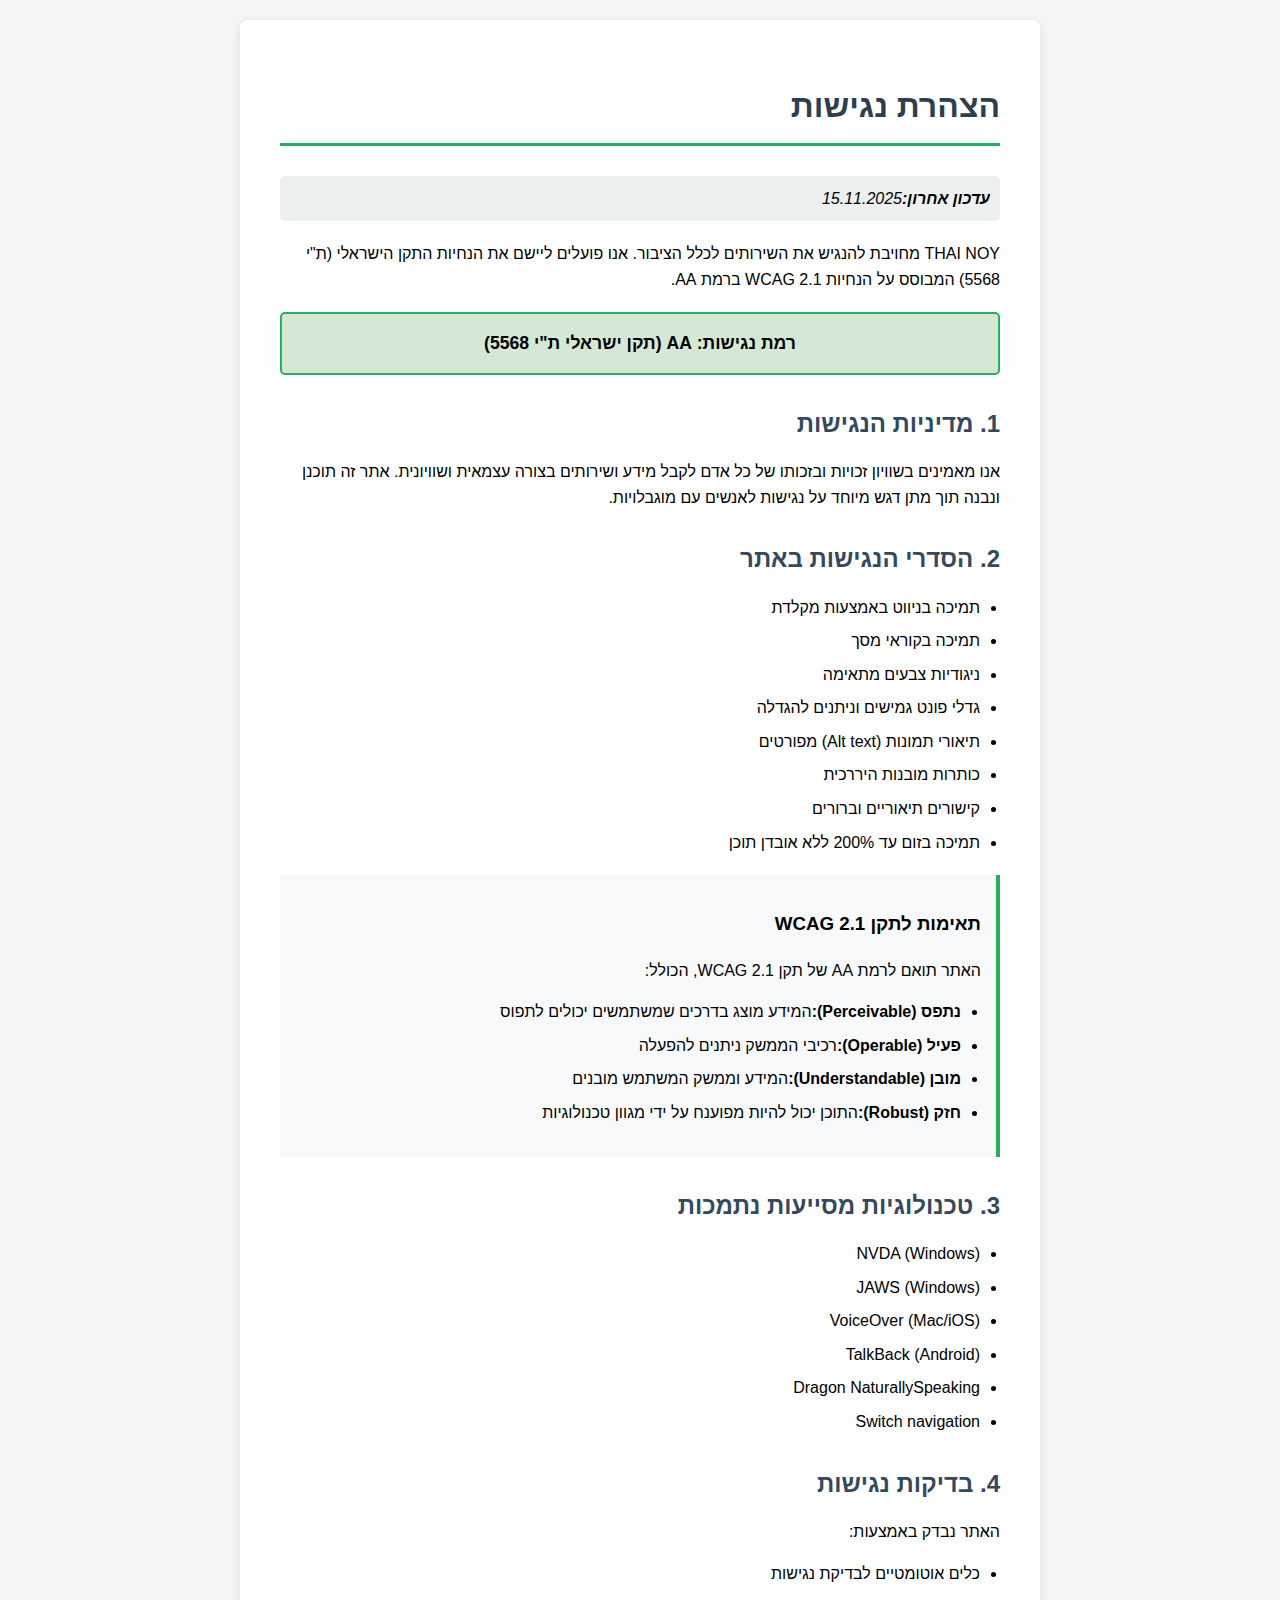
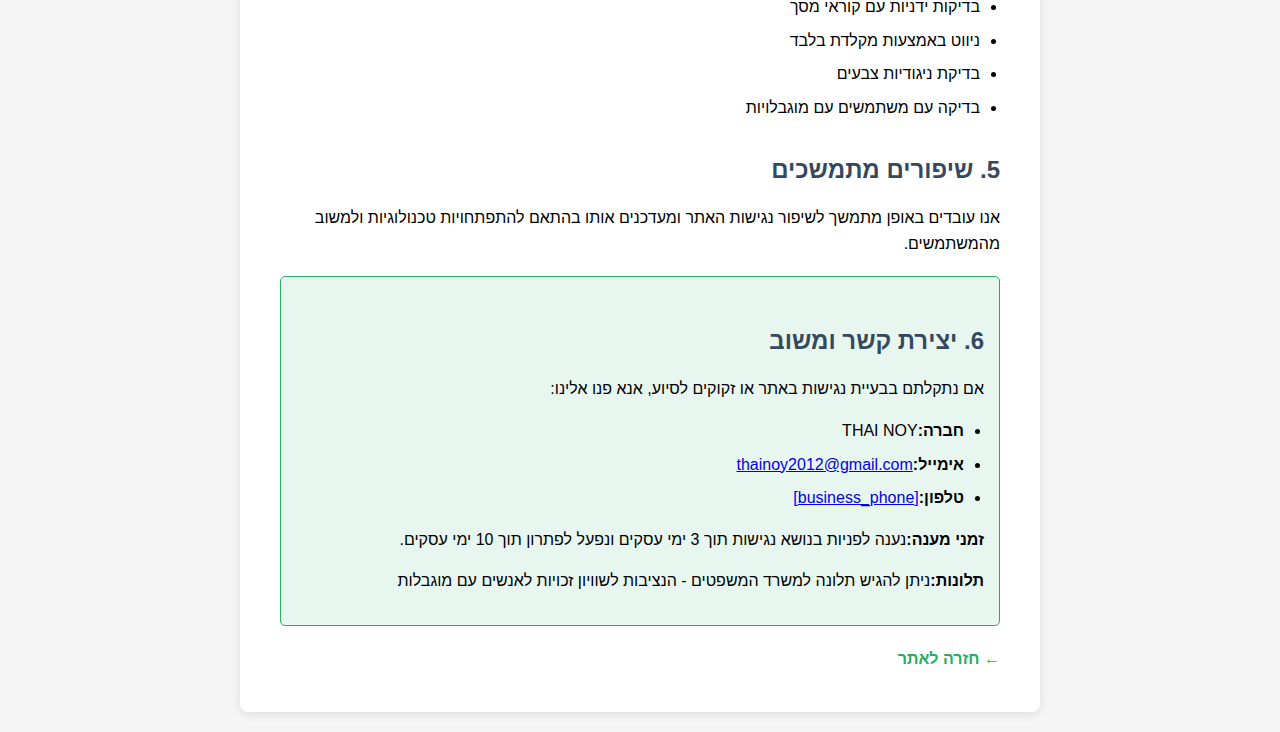
<file: public/accessibility.html>
<!doctype html><html dir="rtl" lang="he"><head><meta charset="UTF-8"><meta content="width=device-width,initial-scale=1" name="viewport"><title>הצהרת נגישות - THAI NOY</title><style>body{font-family:'Segoe UI',Tahoma,Geneva,Verdana,sans-serif;line-height:1.6;max-width:800px;margin:0 auto;padding:20px;background-color:#f5f5f5;direction:rtl}.container{background:#fff;padding:40px;border-radius:8px;box-shadow:0 2px 10px rgba(0,0,0,.1)}h1{color:#2c3e50;border-bottom:3px solid #27ae60;padding-bottom:10px;margin-bottom:30px}h2{color:#34495e;margin-top:30px;margin-bottom:15px}.last-updated{background:#ecf0f1;padding:10px;border-radius:5px;margin-bottom:20px;font-style:italic}.contact-info{background:#e8f6f0;border:1px solid #27ae60;padding:15px;border-radius:5px;margin-top:20px}.compliance-level{background:#d5e8d4;border:2px solid #27ae60;padding:15px;border-radius:5px;margin:20px 0;text-align:center;font-weight:700;font-size:1.1em}ul{padding-right:20px}li{margin-bottom:8px}.back-link{display:inline-block;margin-top:20px;color:#27ae60;text-decoration:none;font-weight:700}.back-link:hover{text-decoration:underline}.wcag-info{background:#f8f9fa;border-right:4px solid #27ae60;padding:15px;margin:20px 0}</style></head><body><div class="container"><h1>הצהרת נגישות</h1><div class="last-updated"><strong>עדכון אחרון:</strong>15.11.2025</div><p>THAI NOY מחויבת להנגיש את השירותים לכלל הציבור. אנו פועלים ליישם את הנחיות התקן הישראלי (ת"י 5568) המבוסס על הנחיות WCAG 2.1 ברמת AA.</p><div class="compliance-level">רמת נגישות: AA (תקן ישראלי ת"י 5568)</div><h2>1. מדיניות הנגישות</h2><p>אנו מאמינים בשוויון זכויות ובזכותו של כל אדם לקבל מידע ושירותים בצורה עצמאית ושוויונית. אתר זה תוכנן ונבנה תוך מתן דגש מיוחד על נגישות לאנשים עם מוגבלויות.</p><h2>2. הסדרי הנגישות באתר</h2><ul><li>תמיכה בניווט באמצעות מקלדת</li><li>תמיכה בקוראי מסך</li><li>ניגודיות צבעים מתאימה</li><li>גדלי פונט גמישים וניתנים להגדלה</li><li>תיאורי תמונות (Alt text) מפורטים</li><li>כותרות מובנות היררכית</li><li>קישורים תיאוריים וברורים</li><li>תמיכה בזום עד 200% ללא אובדן תוכן</li></ul><div class="wcag-info"><h3>תאימות לתקן WCAG 2.1</h3><p>האתר תואם לרמת AA של תקן WCAG 2.1, הכולל:</p><ul><li><strong>נתפס (Perceivable):</strong>המידע מוצג בדרכים שמשתמשים יכולים לתפוס</li><li><strong>פעיל (Operable):</strong>רכיבי הממשק ניתנים להפעלה</li><li><strong>מובן (Understandable):</strong>המידע וממשק המשתמש מובנים</li><li><strong>חזק (Robust):</strong>התוכן יכול להיות מפוענח על ידי מגוון טכנולוגיות</li></ul></div><h2>3. טכנולוגיות מסייעות נתמכות</h2><ul><li>NVDA (Windows)</li><li>JAWS (Windows)</li><li>VoiceOver (Mac/iOS)</li><li>TalkBack (Android)</li><li>Dragon NaturallySpeaking</li><li>Switch navigation</li></ul><h2>4. בדיקות נגישות</h2><p>האתר נבדק באמצעות:</p><ul><li>כלים אוטומטיים לבדיקת נגישות</li><li>בדיקות ידניות עם קוראי מסך</li><li>ניווט באמצעות מקלדת בלבד</li><li>בדיקת ניגודיות צבעים</li><li>בדיקה עם משתמשים עם מוגבלויות</li></ul><h2>5. שיפורים מתמשכים</h2><p>אנו עובדים באופן מתמשך לשיפור נגישות האתר ומעדכנים אותו בהתאם להתפתחויות טכנולוגיות ולמשוב מהמשתמשים.</p><div class="contact-info"><h2>6. יצירת קשר ומשוב</h2><p>אם נתקלתם בבעיית נגישות באתר או זקוקים לסיוע, אנא פנו אלינו:</p><ul><li><strong>חברה:</strong>THAI NOY</li><li><strong>אימייל:</strong><a href="mailto:thainoy2012@gmail.com">thainoy2012@gmail.com</a></li><li><strong>טלפון:</strong><a href="tel:[business_phone]">[business_phone]</a></li></ul><p><strong>זמני מענה:</strong>נענה לפניות בנושא נגישות תוך 3 ימי עסקים ונפעל לפתרון תוך 10 ימי עסקים.</p><p><strong>תלונות:</strong>ניתן להגיש תלונה למשרד המשפטים - הנציבות לשוויון זכויות לאנשים עם מוגבלות</p></div><a href="/" class="back-link">← חזרה לאתר</a></div></body></html>
</file>
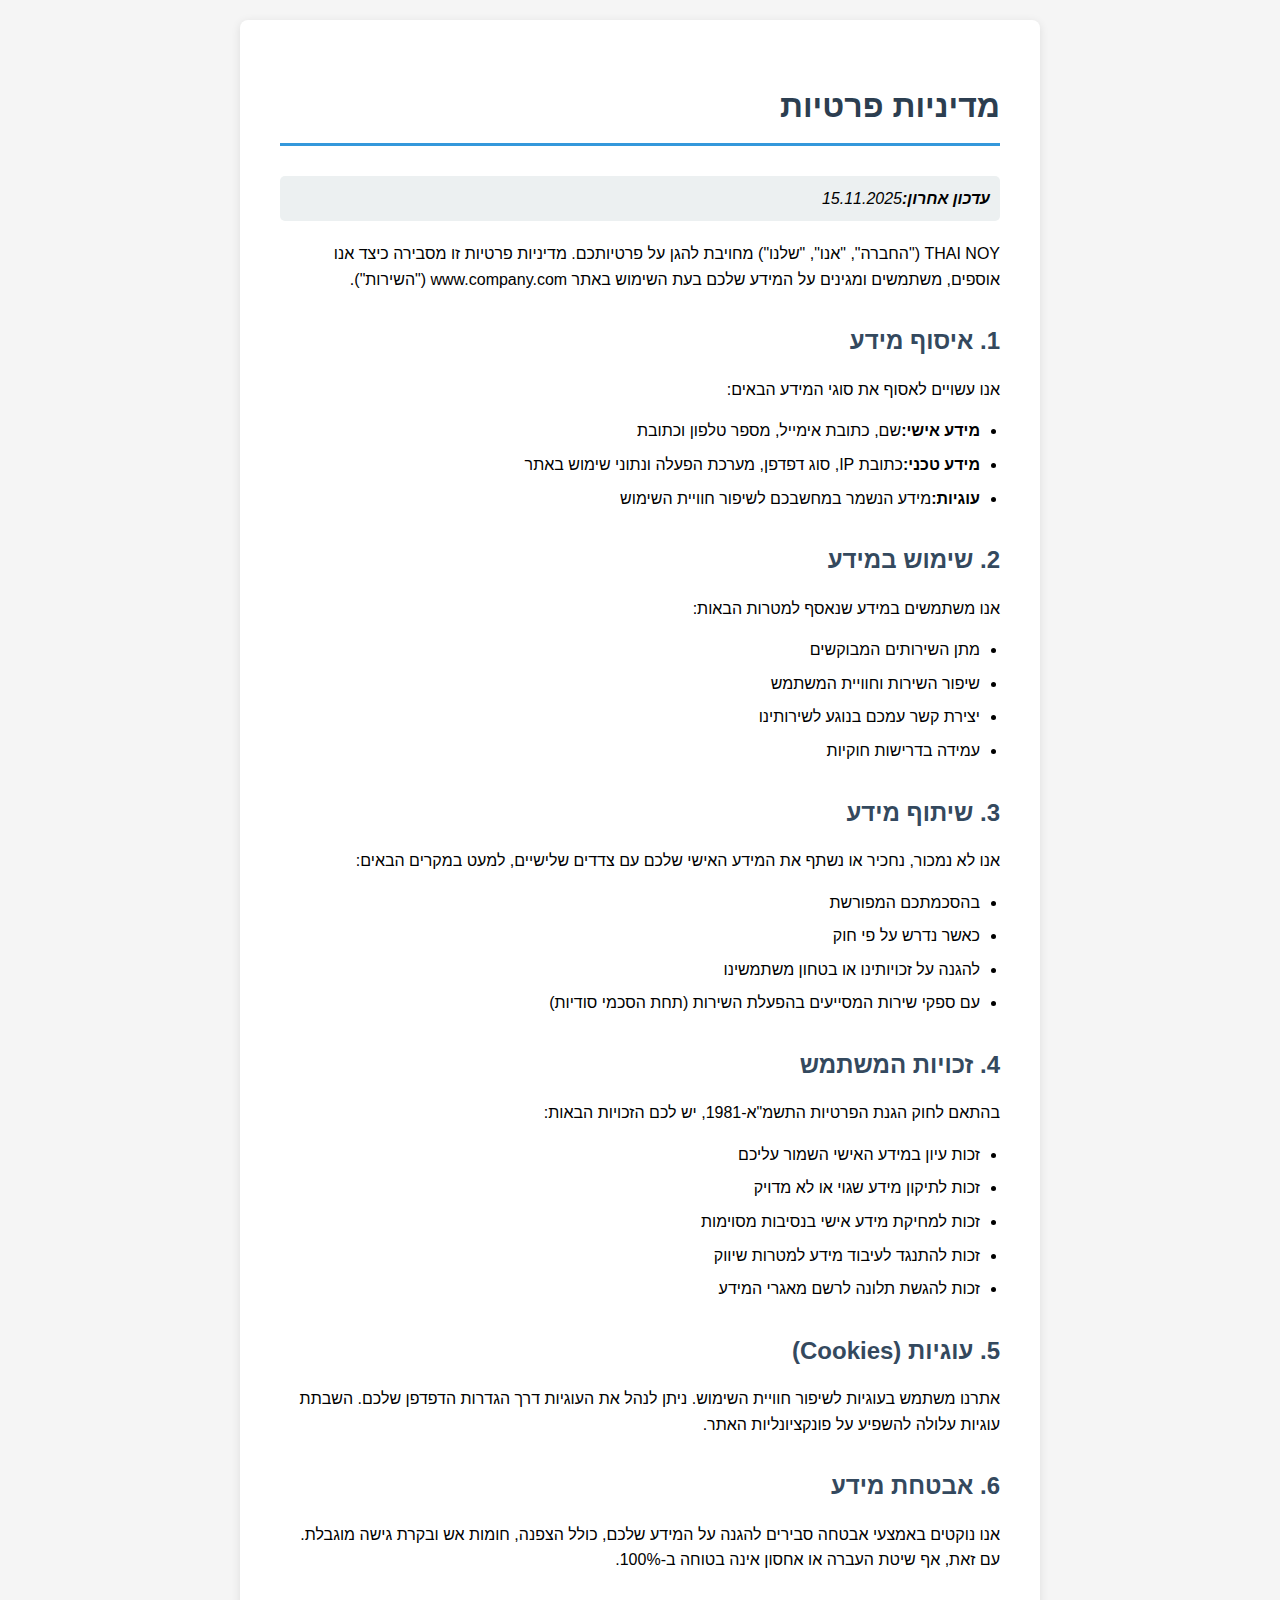
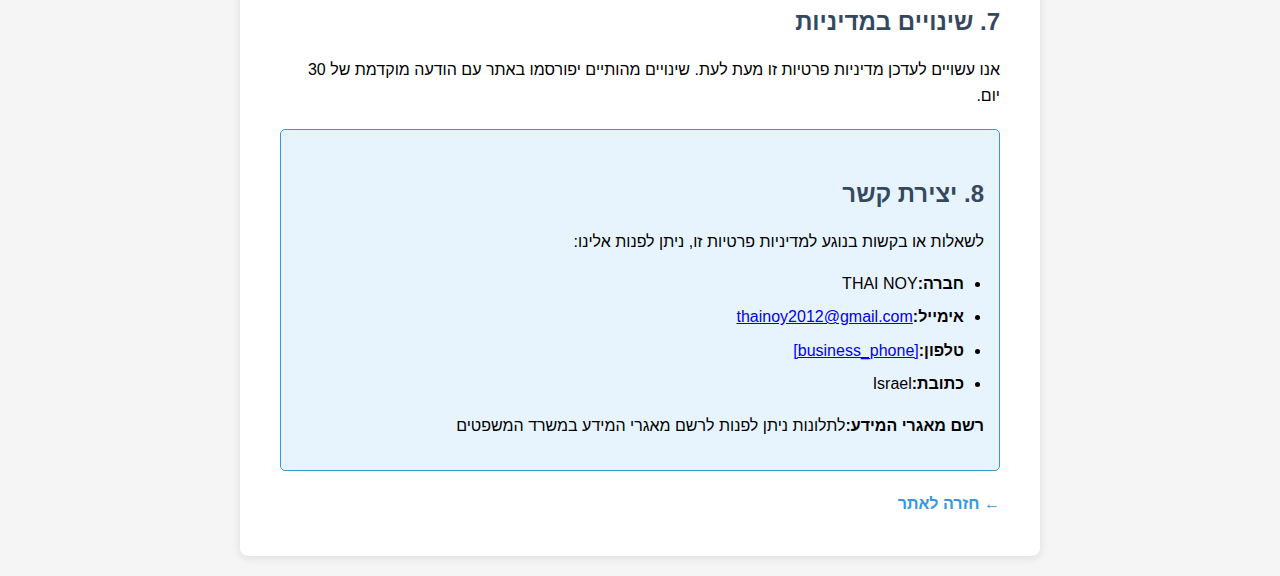
<file: public/privacy.html>
<!doctype html><html dir="rtl" lang="he"><head><meta charset="UTF-8"><meta content="width=device-width,initial-scale=1" name="viewport"><title>מדיניות פרטיות - THAI NOY</title><style>body{font-family:'Segoe UI',Tahoma,Geneva,Verdana,sans-serif;line-height:1.6;max-width:800px;margin:0 auto;padding:20px;background-color:#f5f5f5;direction:rtl}.container{background:#fff;padding:40px;border-radius:8px;box-shadow:0 2px 10px rgba(0,0,0,.1)}h1{color:#2c3e50;border-bottom:3px solid #3498db;padding-bottom:10px;margin-bottom:30px}h2{color:#34495e;margin-top:30px;margin-bottom:15px}.last-updated{background:#ecf0f1;padding:10px;border-radius:5px;margin-bottom:20px;font-style:italic}.contact-info{background:#e8f4fd;border:1px solid #3498db;padding:15px;border-radius:5px;margin-top:20px}ul{padding-right:20px}li{margin-bottom:8px}.back-link{display:inline-block;margin-top:20px;color:#3498db;text-decoration:none;font-weight:700}.back-link:hover{text-decoration:underline}</style></head><body><div class="container"><h1>מדיניות פרטיות</h1><div class="last-updated"><strong>עדכון אחרון:</strong>15.11.2025</div><p>THAI NOY ("החברה", "אנו", "שלנו") מחויבת להגן על פרטיותכם. מדיניות פרטיות זו מסבירה כיצד אנו אוספים, משתמשים ומגינים על המידע שלכם בעת השימוש באתר www.company.com ("השירות").</p><h2>1. איסוף מידע</h2><p>אנו עשויים לאסוף את סוגי המידע הבאים:</p><ul><li><strong>מידע אישי:</strong>שם, כתובת אימייל, מספר טלפון וכתובת</li><li><strong>מידע טכני:</strong>כתובת IP, סוג דפדפן, מערכת הפעלה ונתוני שימוש באתר</li><li><strong>עוגיות:</strong>מידע הנשמר במחשבכם לשיפור חוויית השימוש</li></ul><h2>2. שימוש במידע</h2><p>אנו משתמשים במידע שנאסף למטרות הבאות:</p><ul><li>מתן השירותים המבוקשים</li><li>שיפור השירות וחוויית המשתמש</li><li>יצירת קשר עמכם בנוגע לשירותינו</li><li>עמידה בדרישות חוקיות</li></ul><h2>3. שיתוף מידע</h2><p>אנו לא נמכור, נחכיר או נשתף את המידע האישי שלכם עם צדדים שלישיים, למעט במקרים הבאים:</p><ul><li>בהסכמתכם המפורשת</li><li>כאשר נדרש על פי חוק</li><li>להגנה על זכויותינו או בטחון משתמשינו</li><li>עם ספקי שירות המסייעים בהפעלת השירות (תחת הסכמי סודיות)</li></ul><h2>4. זכויות המשתמש</h2><p>בהתאם לחוק הגנת הפרטיות התשמ"א-1981, יש לכם הזכויות הבאות:</p><ul><li>זכות עיון במידע האישי השמור עליכם</li><li>זכות לתיקון מידע שגוי או לא מדויק</li><li>זכות למחיקת מידע אישי בנסיבות מסוימות</li><li>זכות להתנגד לעיבוד מידע למטרות שיווק</li><li>זכות להגשת תלונה לרשם מאגרי המידע</li></ul><h2>5. עוגיות (Cookies)</h2><p>אתרנו משתמש בעוגיות לשיפור חוויית השימוש. ניתן לנהל את העוגיות דרך הגדרות הדפדפן שלכם. השבתת עוגיות עלולה להשפיע על פונקציונליות האתר.</p><h2>6. אבטחת מידע</h2><p>אנו נוקטים באמצעי אבטחה סבירים להגנה על המידע שלכם, כולל הצפנה, חומות אש ובקרת גישה מוגבלת. עם זאת, אף שיטת העברה או אחסון אינה בטוחה ב-100%.</p><h2>7. שינויים במדיניות</h2><p>אנו עשויים לעדכן מדיניות פרטיות זו מעת לעת. שינויים מהותיים יפורסמו באתר עם הודעה מוקדמת של 30 יום.</p><div class="contact-info"><h2>8. יצירת קשר</h2><p>לשאלות או בקשות בנוגע למדיניות פרטיות זו, ניתן לפנות אלינו:</p><ul><li><strong>חברה:</strong>THAI NOY</li><li><strong>אימייל:</strong><a href="mailto:thainoy2012@gmail.com">thainoy2012@gmail.com</a></li><li><strong>טלפון:</strong><a href="tel:[business_phone]">[business_phone]</a></li><li><strong>כתובת:</strong>Israel</li></ul><p><strong>רשם מאגרי המידע:</strong>לתלונות ניתן לפנות לרשם מאגרי המידע במשרד המשפטים</p></div><a href="/" class="back-link">← חזרה לאתר</a></div></body></html>
</file>
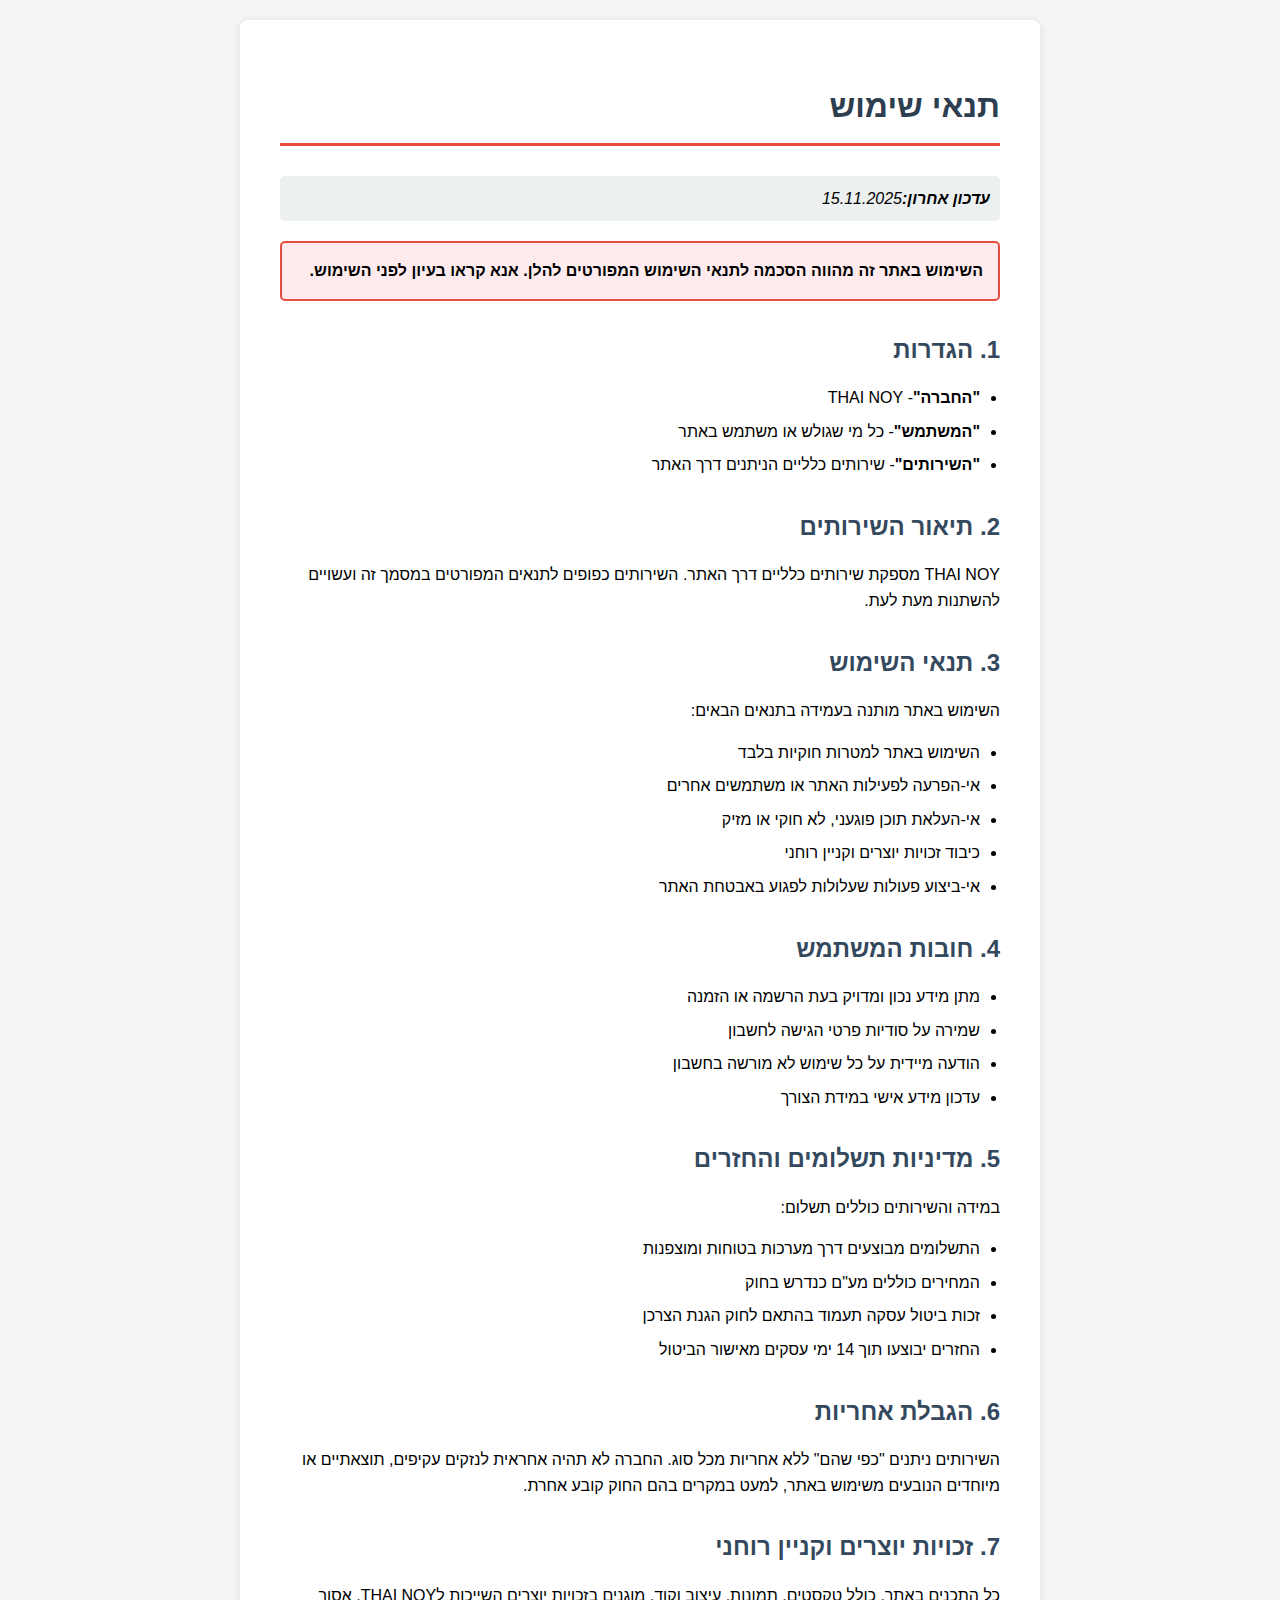
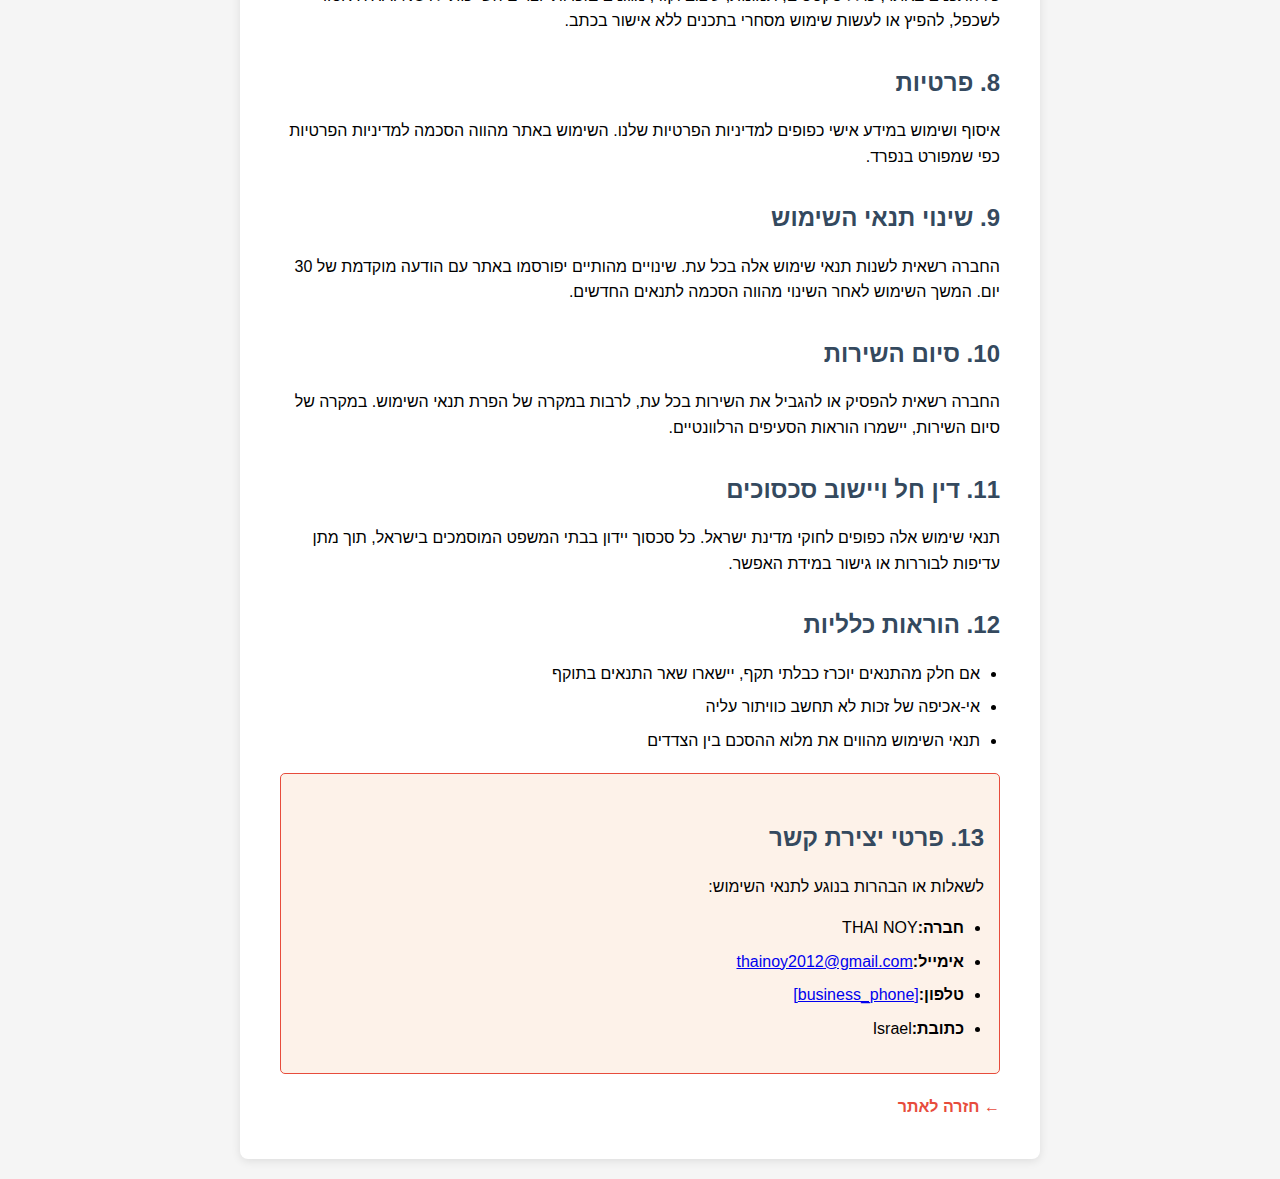
<file: public/terms.html>
<!doctype html><html dir="rtl" lang="he"><head><meta charset="UTF-8"><meta content="width=device-width,initial-scale=1" name="viewport"><title>תנאי שימוש - THAI NOY</title><style>body{font-family:'Segoe UI',Tahoma,Geneva,Verdana,sans-serif;line-height:1.6;max-width:800px;margin:0 auto;padding:20px;background-color:#f5f5f5;direction:rtl}.container{background:#fff;padding:40px;border-radius:8px;box-shadow:0 2px 10px rgba(0,0,0,.1)}h1{color:#2c3e50;border-bottom:3px solid #e74c3c;padding-bottom:10px;margin-bottom:30px}h2{color:#34495e;margin-top:30px;margin-bottom:15px}.last-updated{background:#ecf0f1;padding:10px;border-radius:5px;margin-bottom:20px;font-style:italic}.contact-info{background:#fdf2e9;border:1px solid #e74c3c;padding:15px;border-radius:5px;margin-top:20px}.important-notice{background:#ffebee;border:2px solid #e74c3c;padding:15px;border-radius:5px;margin:20px 0;font-weight:700}ul{padding-right:20px}li{margin-bottom:8px}.back-link{display:inline-block;margin-top:20px;color:#e74c3c;text-decoration:none;font-weight:700}.back-link:hover{text-decoration:underline}</style></head><body><div class="container"><h1>תנאי שימוש</h1><div class="last-updated"><strong>עדכון אחרון:</strong>15.11.2025</div><div class="important-notice">השימוש באתר זה מהווה הסכמה לתנאי השימוש המפורטים להלן. אנא קראו בעיון לפני השימוש.</div><h2>1. הגדרות</h2><ul><li><strong>"החברה"</strong>- THAI NOY</li><li><strong>"המשתמש"</strong>- כל מי שגולש או משתמש באתר</li><li><strong>"השירותים"</strong>- שירותים כלליים הניתנים דרך האתר</li></ul><h2>2. תיאור השירותים</h2><p>THAI NOY מספקת שירותים כלליים דרך האתר. השירותים כפופים לתנאים המפורטים במסמך זה ועשויים להשתנות מעת לעת.</p><h2>3. תנאי השימוש</h2><p>השימוש באתר מותנה בעמידה בתנאים הבאים:</p><ul><li>השימוש באתר למטרות חוקיות בלבד</li><li>אי-הפרעה לפעילות האתר או משתמשים אחרים</li><li>אי-העלאת תוכן פוגעני, לא חוקי או מזיק</li><li>כיבוד זכויות יוצרים וקניין רוחני</li><li>אי-ביצוע פעולות שעלולות לפגוע באבטחת האתר</li></ul><h2>4. חובות המשתמש</h2><ul><li>מתן מידע נכון ומדויק בעת הרשמה או הזמנה</li><li>שמירה על סודיות פרטי הגישה לחשבון</li><li>הודעה מיידית על כל שימוש לא מורשה בחשבון</li><li>עדכון מידע אישי במידת הצורך</li></ul><h2>5. מדיניות תשלומים והחזרים</h2><p>במידה והשירותים כוללים תשלום:</p><ul><li>התשלומים מבוצעים דרך מערכות בטוחות ומוצפנות</li><li>המחירים כוללים מע"ם כנדרש בחוק</li><li>זכות ביטול עסקה תעמוד בהתאם לחוק הגנת הצרכן</li><li>החזרים יבוצעו תוך 14 ימי עסקים מאישור הביטול</li></ul><h2>6. הגבלת אחריות</h2><p>השירותים ניתנים "כפי שהם" ללא אחריות מכל סוג. החברה לא תהיה אחראית לנזקים עקיפים, תוצאתיים או מיוחדים הנובעים משימוש באתר, למעט במקרים בהם החוק קובע אחרת.</p><h2>7. זכויות יוצרים וקניין רוחני</h2><p>כל התכנים באתר, כולל טקסטים, תמונות, עיצוב וקוד, מוגנים בזכויות יוצרים השייכות לTHAI NOY. אסור לשכפל, להפיץ או לעשות שימוש מסחרי בתכנים ללא אישור בכתב.</p><h2>8. פרטיות</h2><p>איסוף ושימוש במידע אישי כפופים למדיניות הפרטיות שלנו. השימוש באתר מהווה הסכמה למדיניות הפרטיות כפי שמפורט בנפרד.</p><h2>9. שינוי תנאי השימוש</h2><p>החברה רשאית לשנות תנאי שימוש אלה בכל עת. שינויים מהותיים יפורסמו באתר עם הודעה מוקדמת של 30 יום. המשך השימוש לאחר השינוי מהווה הסכמה לתנאים החדשים.</p><h2>10. סיום השירות</h2><p>החברה רשאית להפסיק או להגביל את השירות בכל עת, לרבות במקרה של הפרת תנאי השימוש. במקרה של סיום השירות, יישמרו הוראות הסעיפים הרלוונטיים.</p><h2>11. דין חל ויישוב סכסוכים</h2><p>תנאי שימוש אלה כפופים לחוקי מדינת ישראל. כל סכסוך יידון בבתי המשפט המוסמכים בישראל, תוך מתן עדיפות לבוררות או גישור במידת האפשר.</p><h2>12. הוראות כלליות</h2><ul><li>אם חלק מהתנאים יוכרז כבלתי תקף, יישארו שאר התנאים בתוקף</li><li>אי-אכיפה של זכות לא תחשב כוויתור עליה</li><li>תנאי השימוש מהווים את מלוא ההסכם בין הצדדים</li></ul><div class="contact-info"><h2>13. פרטי יצירת קשר</h2><p>לשאלות או הבהרות בנוגע לתנאי השימוש:</p><ul><li><strong>חברה:</strong>THAI NOY</li><li><strong>אימייל:</strong><a href="mailto:thainoy2012@gmail.com">thainoy2012@gmail.com</a></li><li><strong>טלפון:</strong><a href="tel:[business_phone]">[business_phone]</a></li><li><strong>כתובת:</strong>Israel</li></ul></div><a href="/" class="back-link">← חזרה לאתר</a></div></body></html>
</file>
